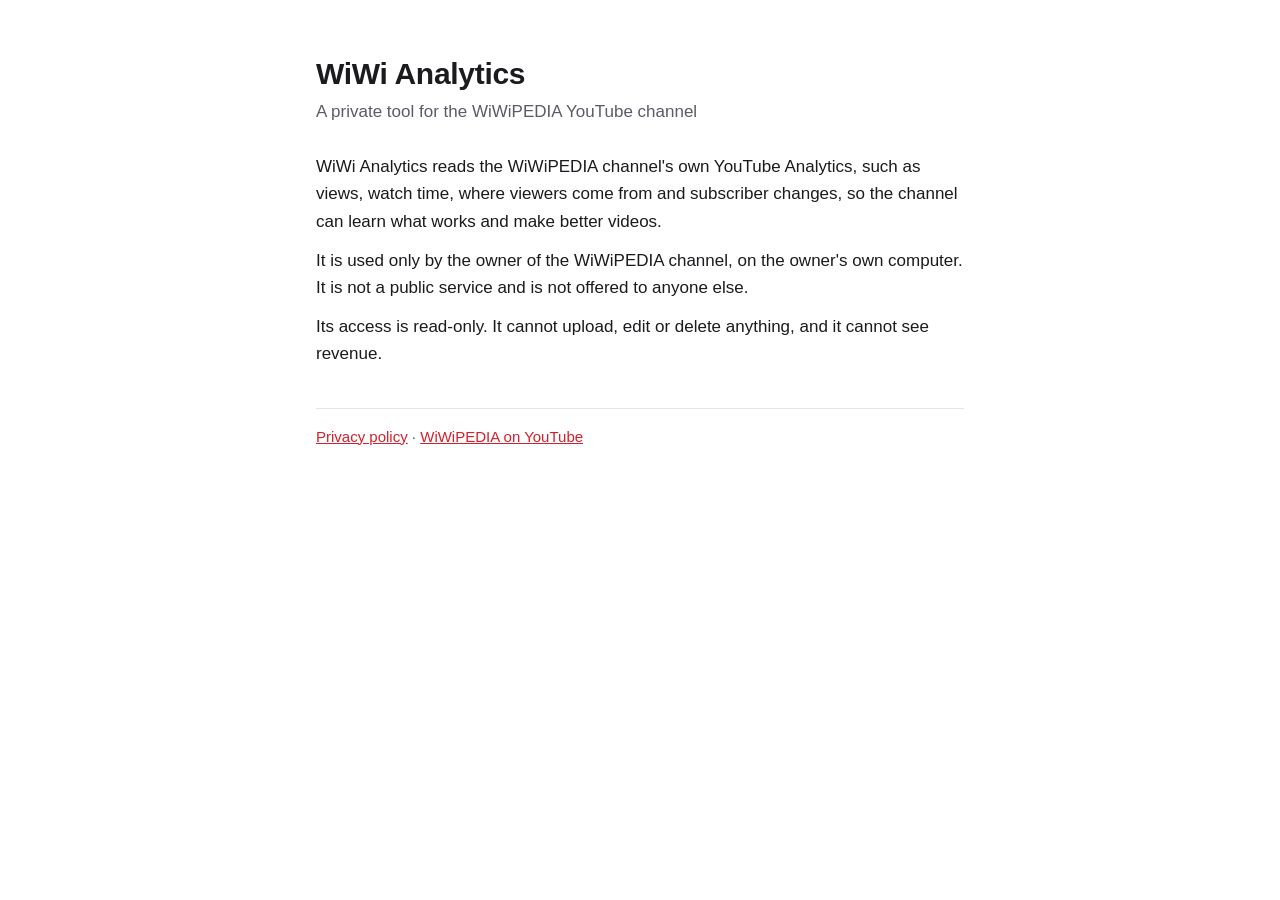
<file: index.html>
<!doctype html>
<html lang="en">
<head>
<meta charset="utf-8">
<meta name="viewport" content="width=device-width, initial-scale=1">
<title>WiWi Analytics</title>
<meta name="description" content="WiWi Analytics is a private, read-only tool the WiWiPEDIA YouTube channel uses to read its own YouTube Analytics.">
<link rel="stylesheet" href="style.css">
</head>
<body>
<main>
  <h1>WiWi Analytics</h1>
  <p class="tag">A private tool for the WiWiPEDIA YouTube channel</p>

  <p>WiWi Analytics reads the WiWiPEDIA channel's own YouTube Analytics, such as views, watch time, where viewers come from and subscriber changes, so the channel can learn what works and make better videos.</p>
  <p>It is used only by the owner of the WiWiPEDIA channel, on the owner's own computer. It is not a public service and is not offered to anyone else.</p>
  <p>Its access is read-only. It cannot upload, edit or delete anything, and it cannot see revenue.</p>

  <footer>
    <a href="privacy.html">Privacy policy</a> &middot;
    <a href="https://www.youtube.com/@Wiwi_pedia">WiWiPEDIA on YouTube</a>
  </footer>
</main>
</body>
</html>
</file>
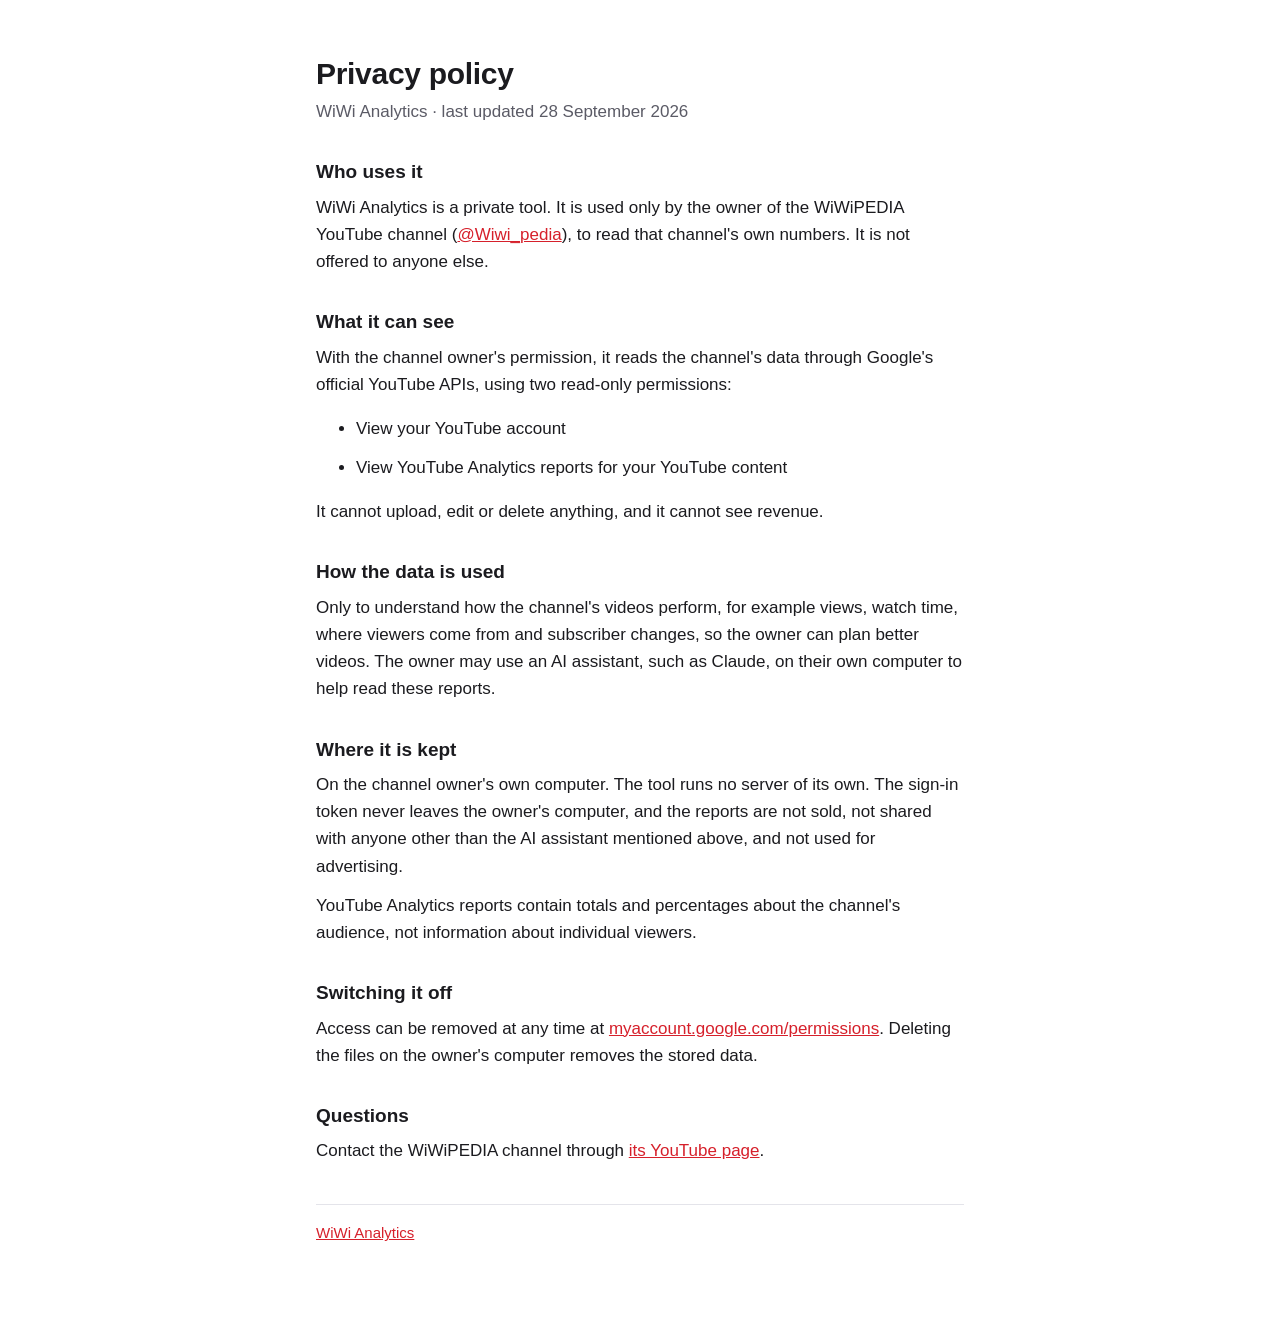
<file: privacy.html>
<!doctype html>
<html lang="en">
<head>
<meta charset="utf-8">
<meta name="viewport" content="width=device-width, initial-scale=1">
<title>WiWi Analytics: Privacy policy</title>
<link rel="stylesheet" href="style.css">
</head>
<body>
<main>
  <h1>Privacy policy</h1>
  <p class="tag">WiWi Analytics &middot; last updated 28 September 2026</p>

  <h2>Who uses it</h2>
  <p>WiWi Analytics is a private tool. It is used only by the owner of the WiWiPEDIA YouTube channel (<a href="https://www.youtube.com/@Wiwi_pedia">@Wiwi_pedia</a>), to read that channel's own numbers. It is not offered to anyone else.</p>

  <h2>What it can see</h2>
  <p>With the channel owner's permission, it reads the channel's data through Google's official YouTube APIs, using two read-only permissions:</p>
  <ul>
    <li>View your YouTube account</li>
    <li>View YouTube Analytics reports for your YouTube content</li>
  </ul>
  <p>It cannot upload, edit or delete anything, and it cannot see revenue.</p>

  <h2>How the data is used</h2>
  <p>Only to understand how the channel's videos perform, for example views, watch time, where viewers come from and subscriber changes, so the owner can plan better videos. The owner may use an AI assistant, such as Claude, on their own computer to help read these reports.</p>

  <h2>Where it is kept</h2>
  <p>On the channel owner's own computer. The tool runs no server of its own. The sign-in token never leaves the owner's computer, and the reports are not sold, not shared with anyone other than the AI assistant mentioned above, and not used for advertising.</p>
  <p>YouTube Analytics reports contain totals and percentages about the channel's audience, not information about individual viewers.</p>

  <h2>Switching it off</h2>
  <p>Access can be removed at any time at <a href="https://myaccount.google.com/permissions">myaccount.google.com/permissions</a>. Deleting the files on the owner's computer removes the stored data.</p>

  <h2>Questions</h2>
  <p>Contact the WiWiPEDIA channel through <a href="https://www.youtube.com/@Wiwi_pedia">its YouTube page</a>.</p>

  <footer><a href="index.html">WiWi Analytics</a></footer>
</main>
</body>
</html>
</file>
<file: style.css>
:root { --bg: #ffffff; --ink: #1b1b1f; --muted: #5b5b66; --line: #e4e4ea; --accent: #d6202b; }
@media (prefers-color-scheme: dark) { :root { --bg: #15161a; --ink: #ececf1; --muted: #a2a2ad; --line: #2c2d34; --accent: #ff5a5a; } }
* { box-sizing: border-box; }
body { margin: 0; background: var(--bg); color: var(--ink); font: 17px/1.6 -apple-system, BlinkMacSystemFont, "Segoe UI", Roboto, Helvetica, Arial, sans-serif; }
main { max-width: 680px; margin: 0 auto; padding: 56px 16px 72px; }
h1 { font-size: 30px; line-height: 1.2; margin: 0 0 6px; letter-spacing: -0.01em; }
h2 { font-size: 19px; margin: 32px 0 6px; }
.tag { color: var(--muted); margin: 0 0 28px; }
p, li { margin: 0 0 12px; }
a { color: var(--accent); }
footer { margin-top: 40px; padding-top: 16px; border-top: 1px solid var(--line); color: var(--muted); font-size: 15px; }
</file>
